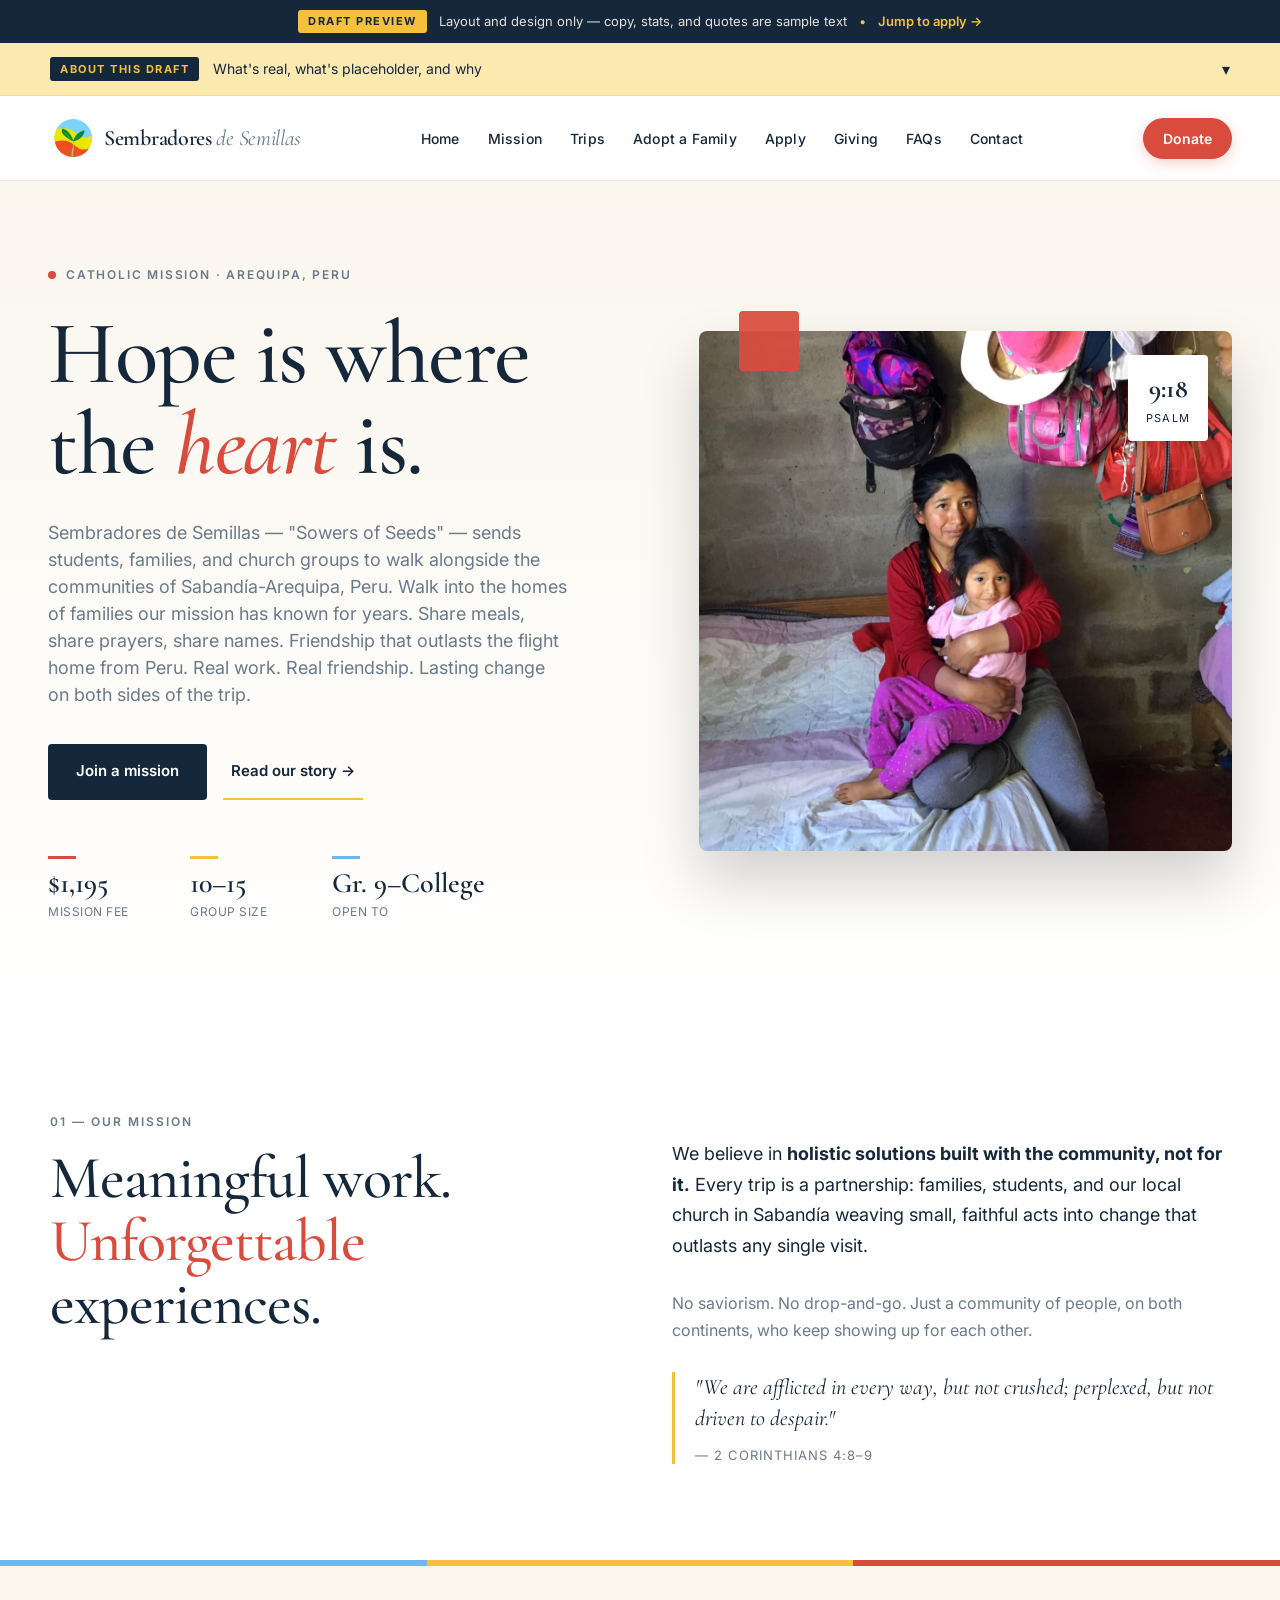
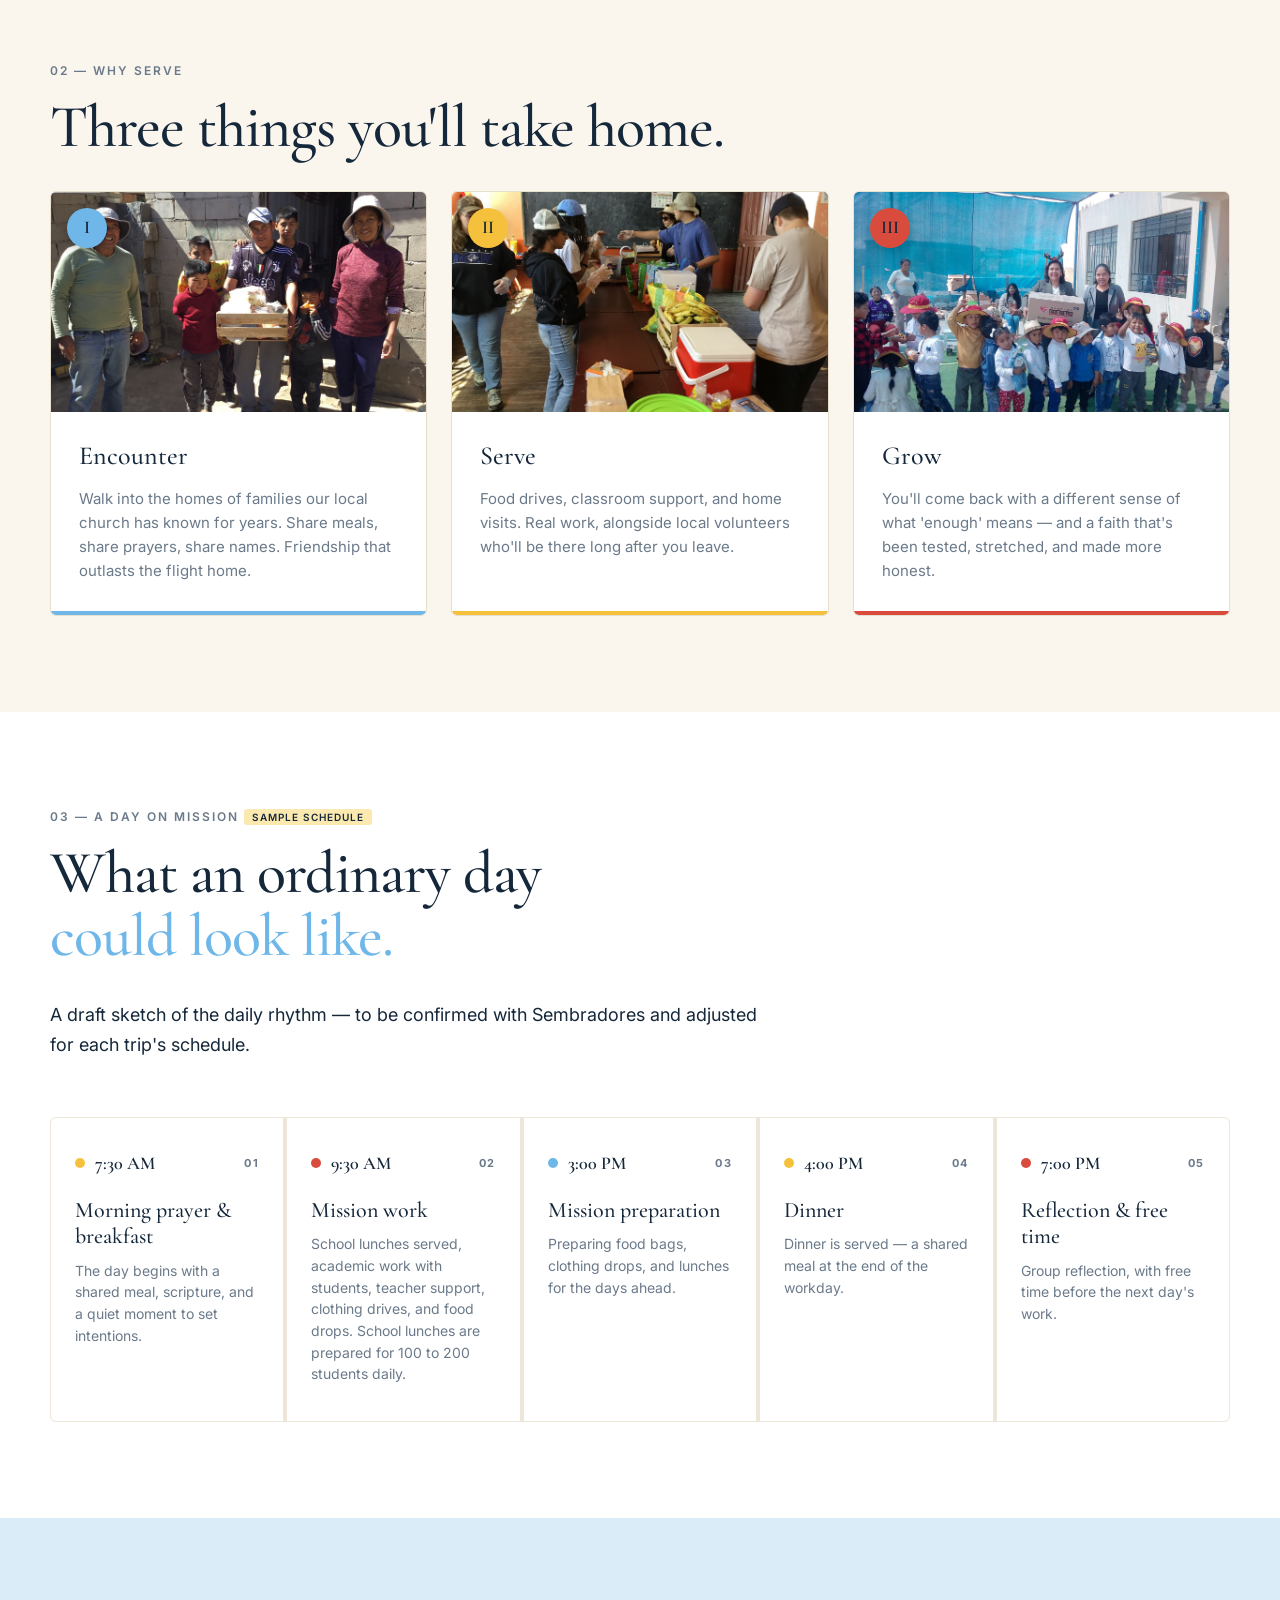
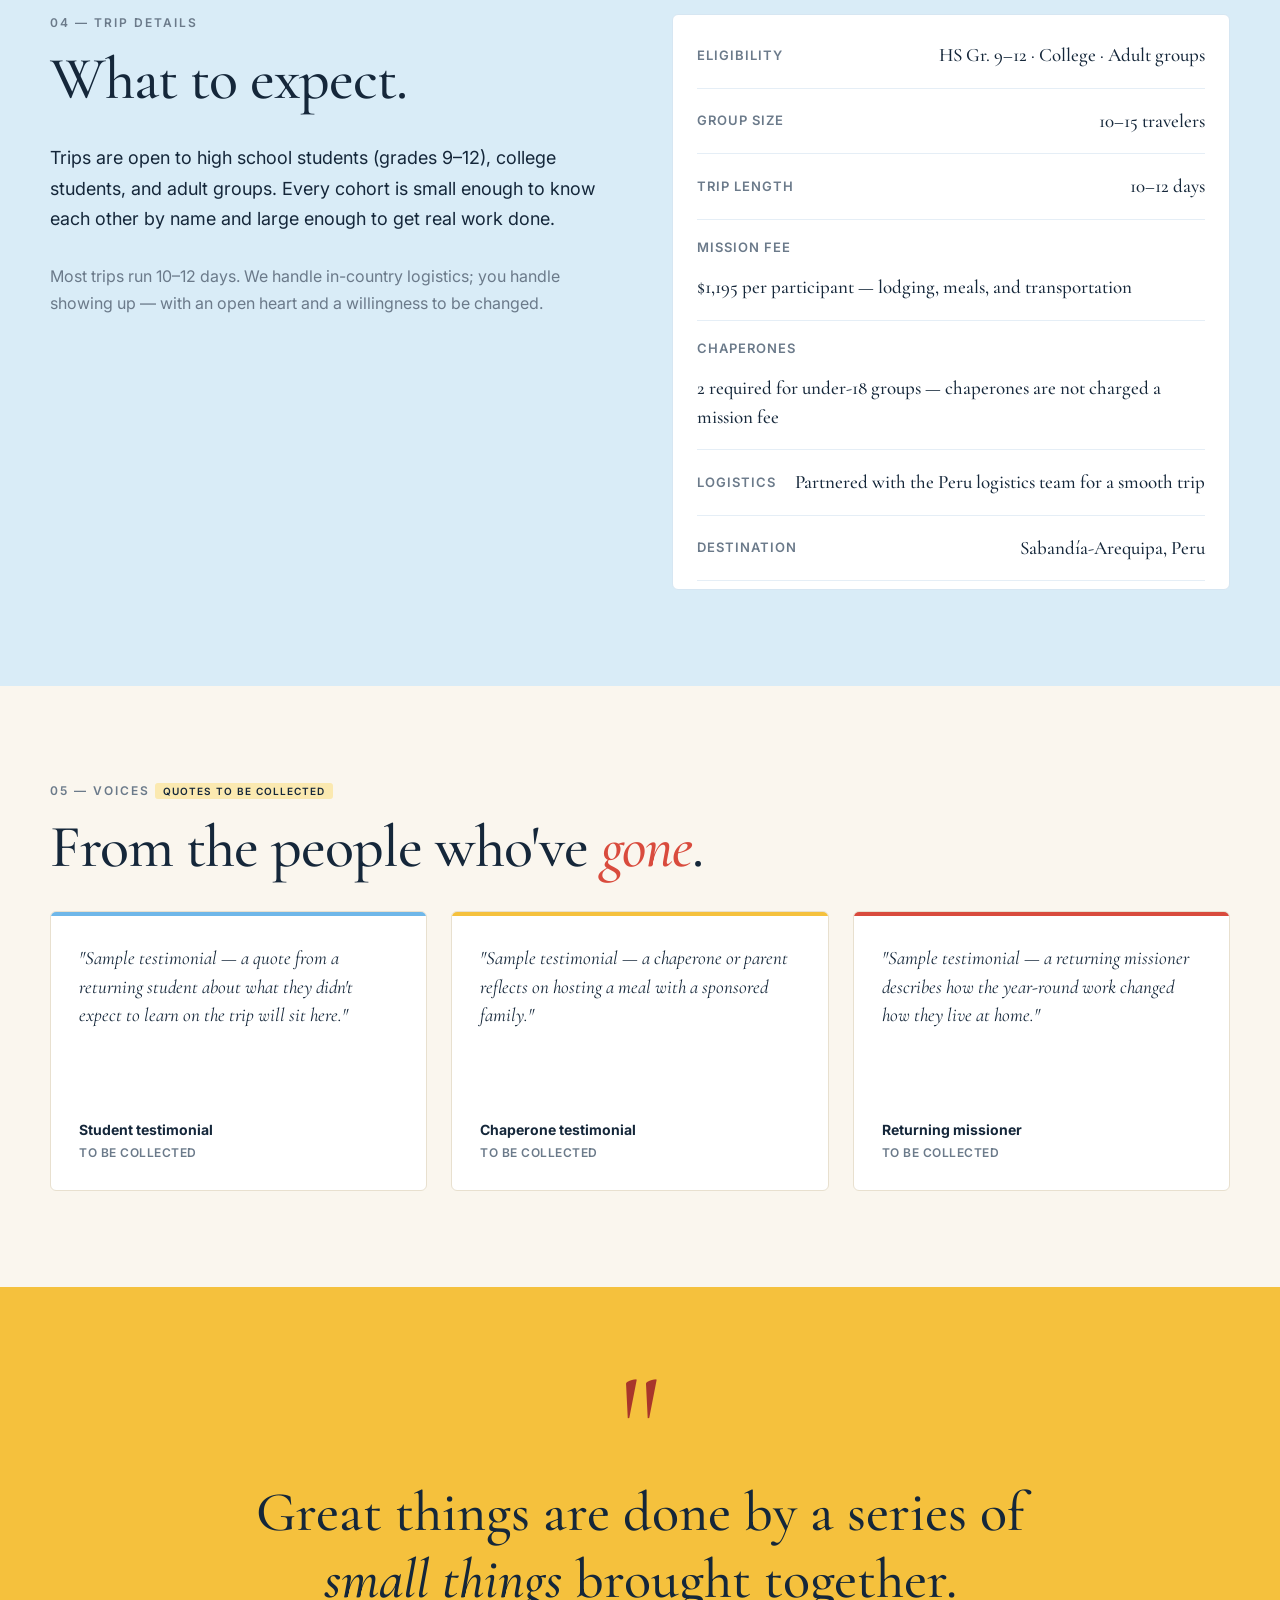
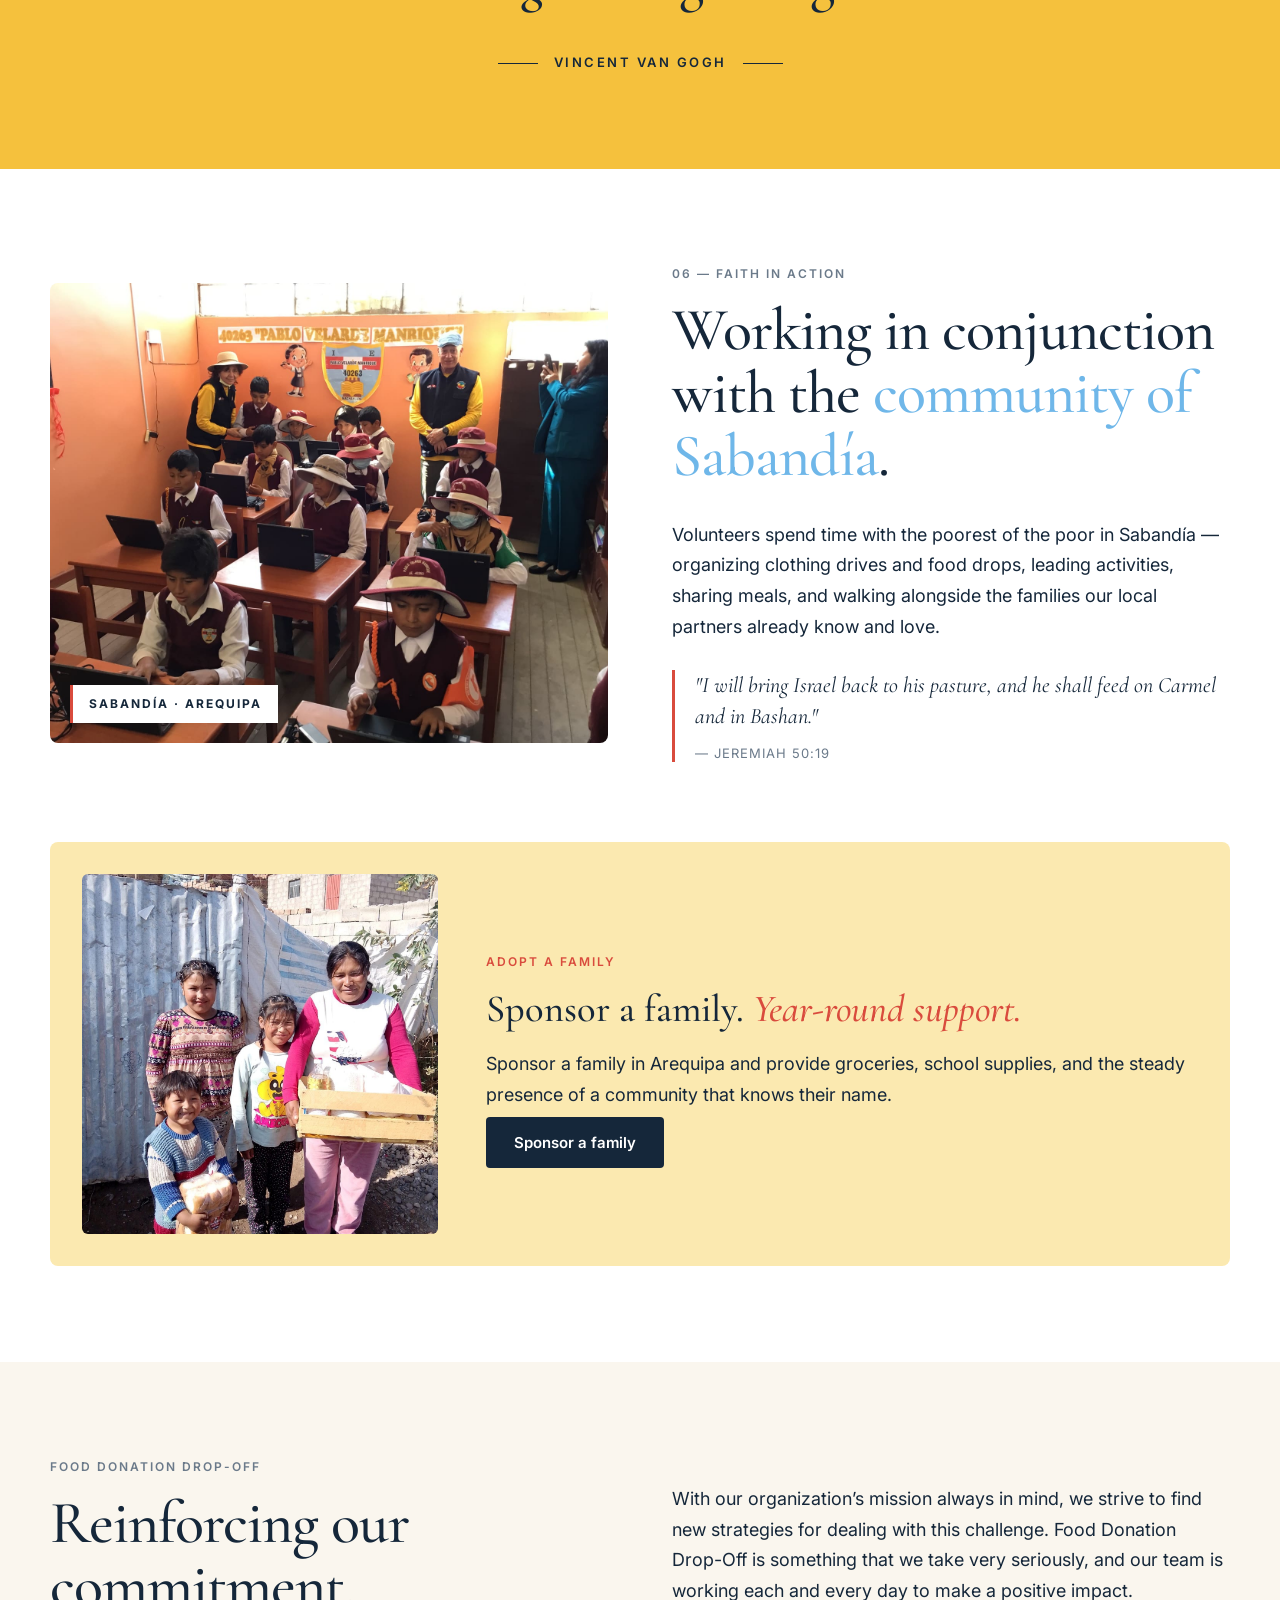
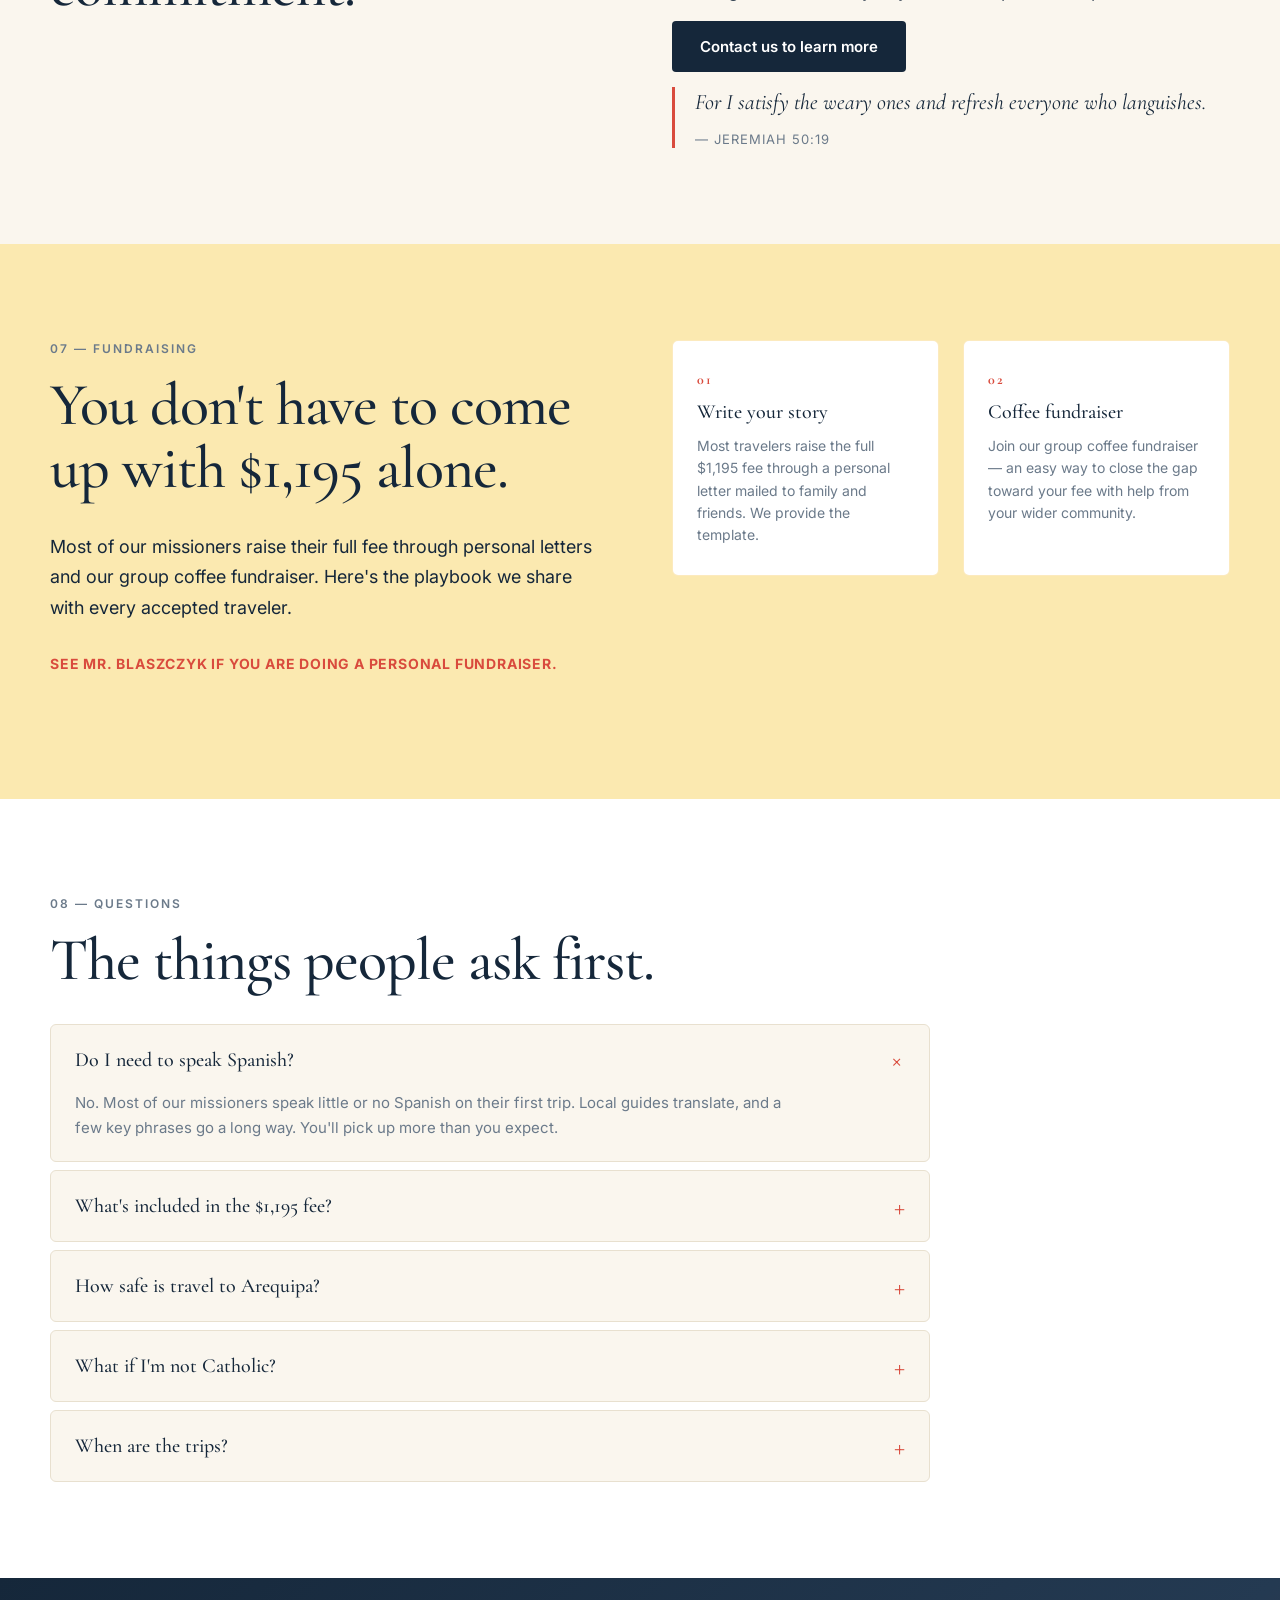
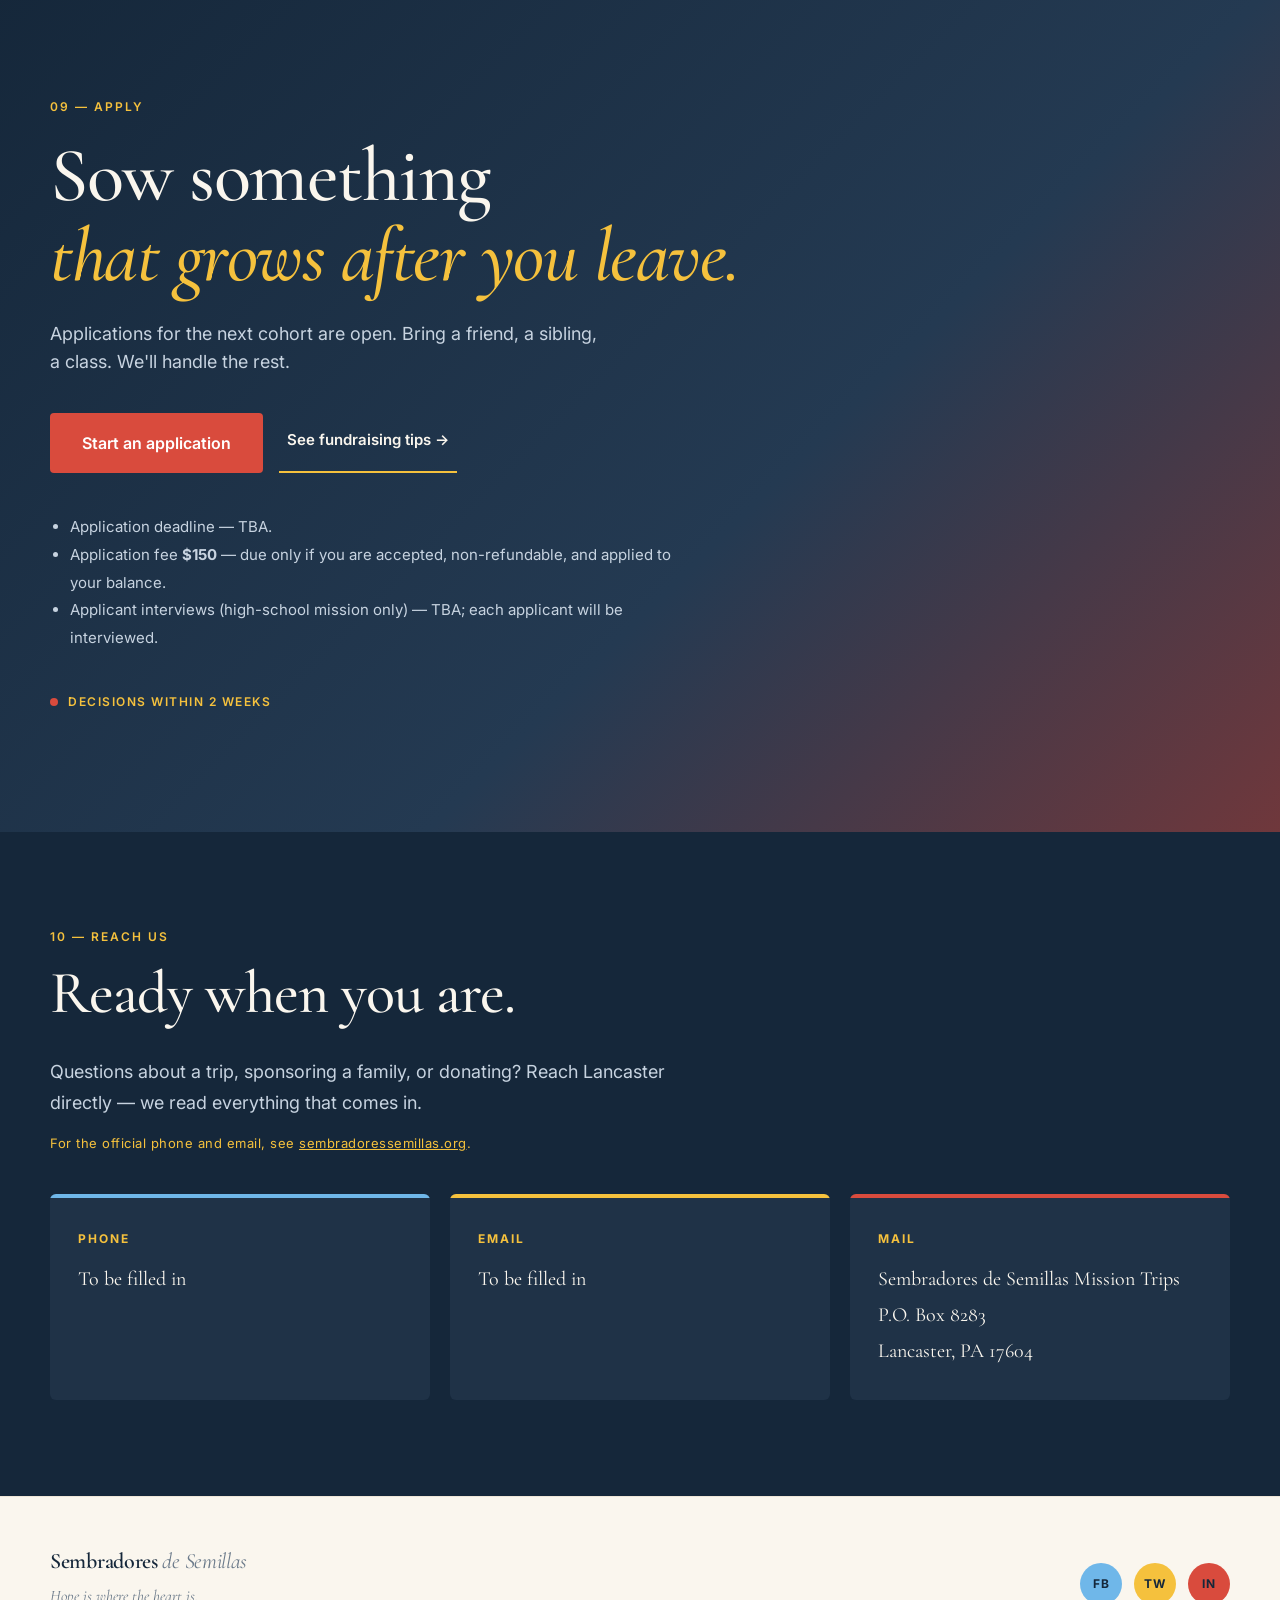
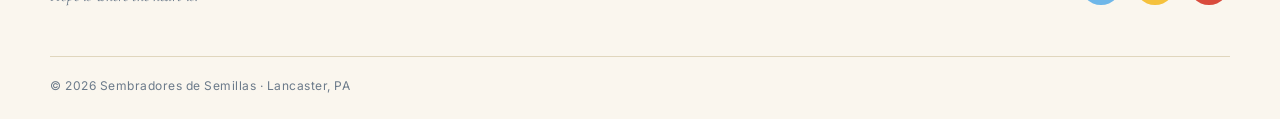
<file: index.html>
<!doctype html>
<html lang="en">
  <head>
    <meta charset="UTF-8" />
    <link rel="icon" type="image/png" href="./sprout.png" />
    <link rel="apple-touch-icon" href="./sprout.png" />
    <meta name="viewport" content="width=device-width, initial-scale=1.0" />
    <meta name="description" content="Design draft for Sembradores de Semillas — a Catholic mission to Sabandía-Arequipa, Peru. Student design exercise; not the official site." />
    <meta name="theme-color" content="#15273A" />
    <meta property="og:title" content="Sembradores de Semillas — Draft" />
    <meta property="og:description" content="A re-styled landing-page draft for the Sembradores de Semillas mission. Layout and design only — sample copy." />
    <meta property="og:type" content="website" />
    <meta property="og:image" content="https://tnguye-45.github.io/sembradores-draft/og-image.jpeg" />
    <meta property="og:url" content="https://tnguye-45.github.io/sembradores-draft/" />
    <meta name="twitter:card" content="summary_large_image" />
    <meta name="twitter:image" content="https://tnguye-45.github.io/sembradores-draft/og-image.jpeg" />

    <link rel="preconnect" href="https://fonts.googleapis.com" />
    <link rel="preconnect" href="https://fonts.gstatic.com" crossorigin />
    <link
      href="https://fonts.googleapis.com/css2?family=Cormorant+Garamond:ital,wght@0,400;0,500;0,600;0,700;1,400;1,500;1,600&family=Inter:wght@400;500;600;700&display=swap"
      rel="stylesheet"
    />

    <title>Sembradores de Semillas — Draft Preview</title>
    <script type="module" crossorigin src="./assets/index-wQQXHGRi.js"></script>
    <link rel="stylesheet" crossorigin href="./assets/index-1kJioBIz.css">
  </head>
  <body>
    <div id="root"></div>
  </body>
</html>
</file>
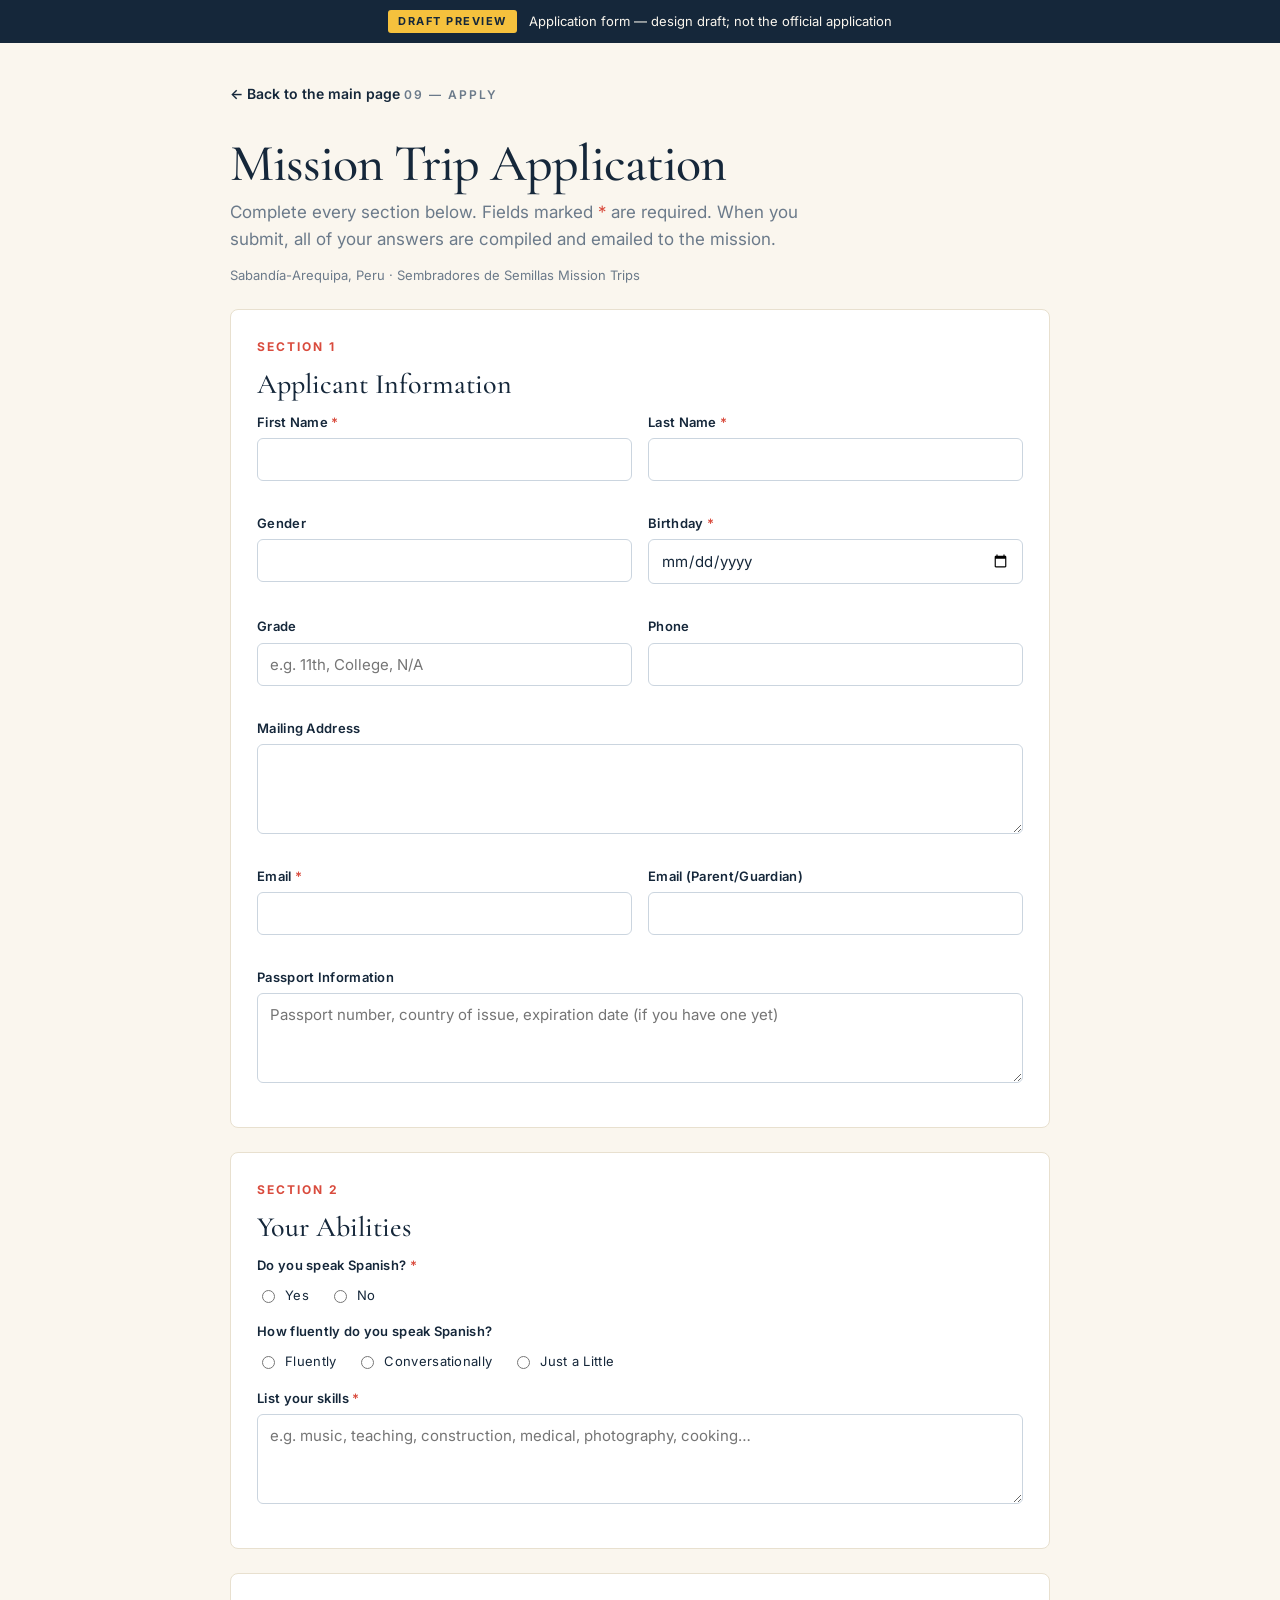
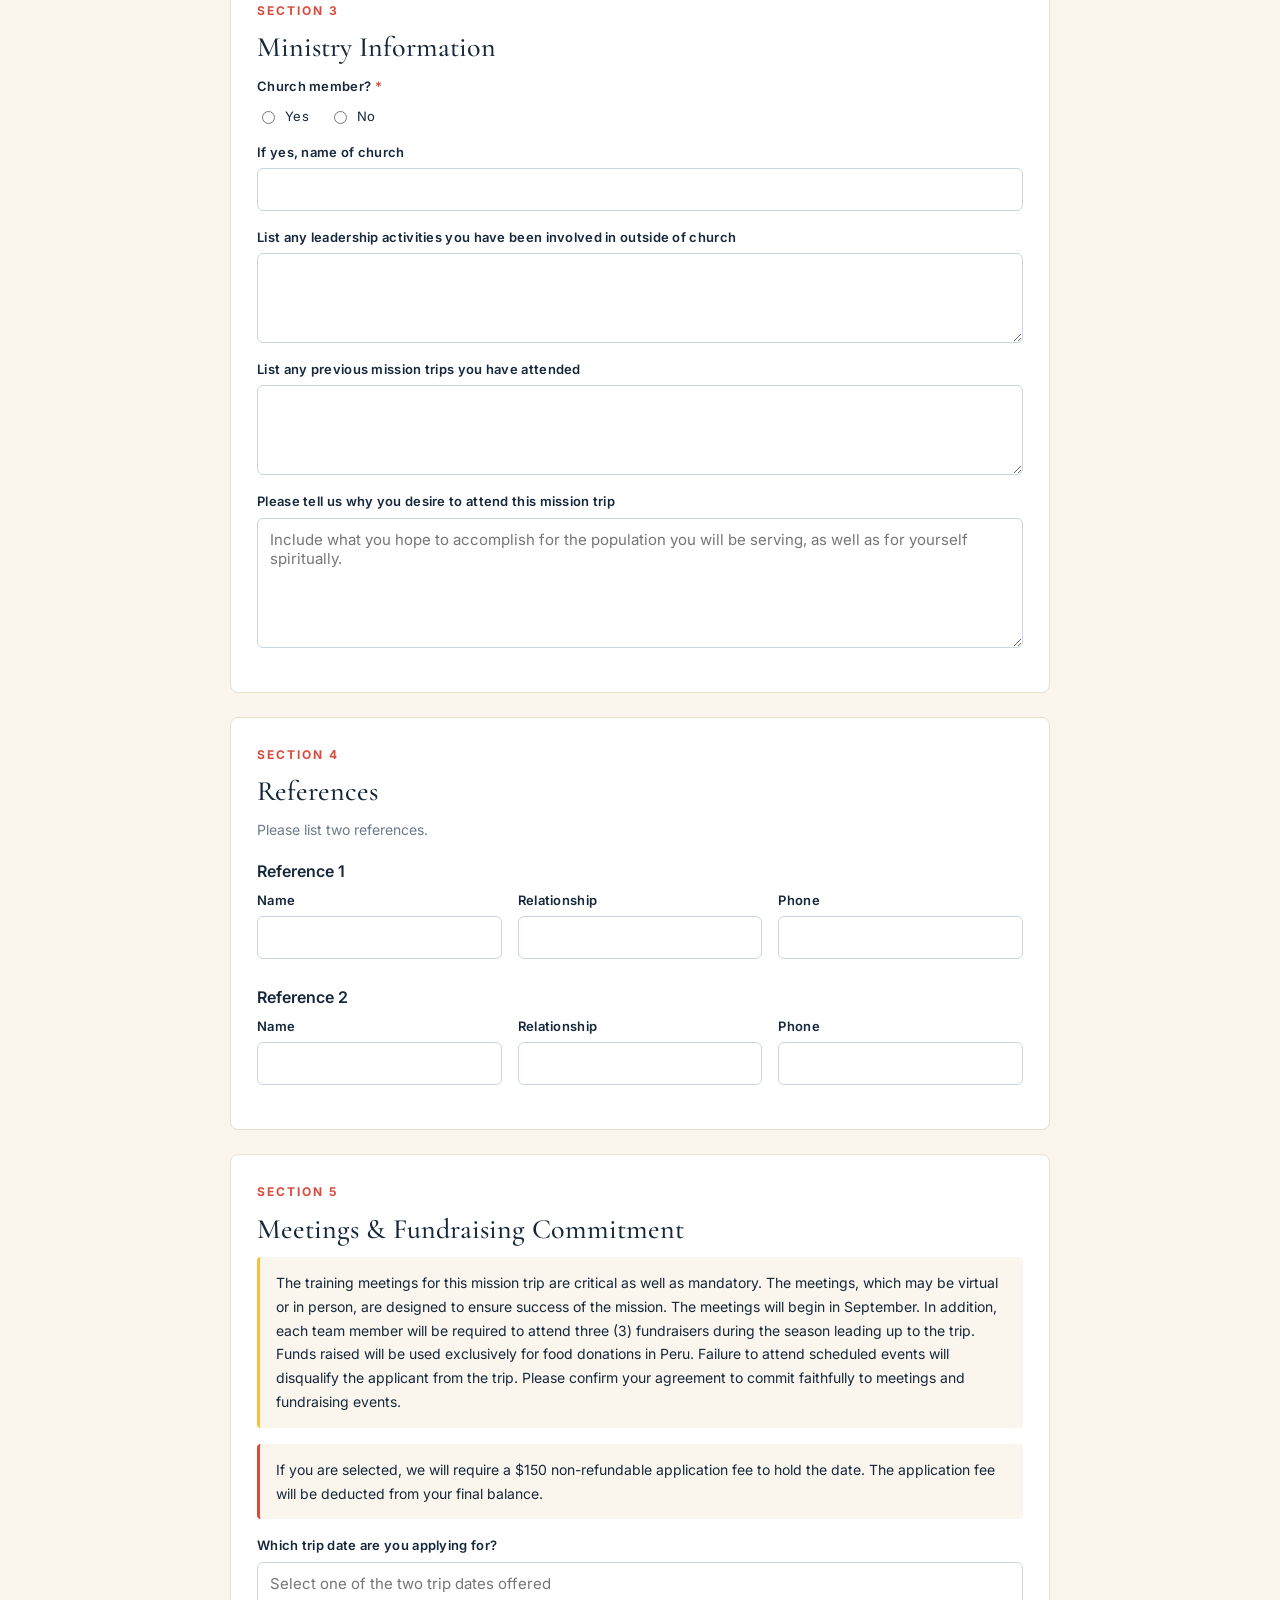
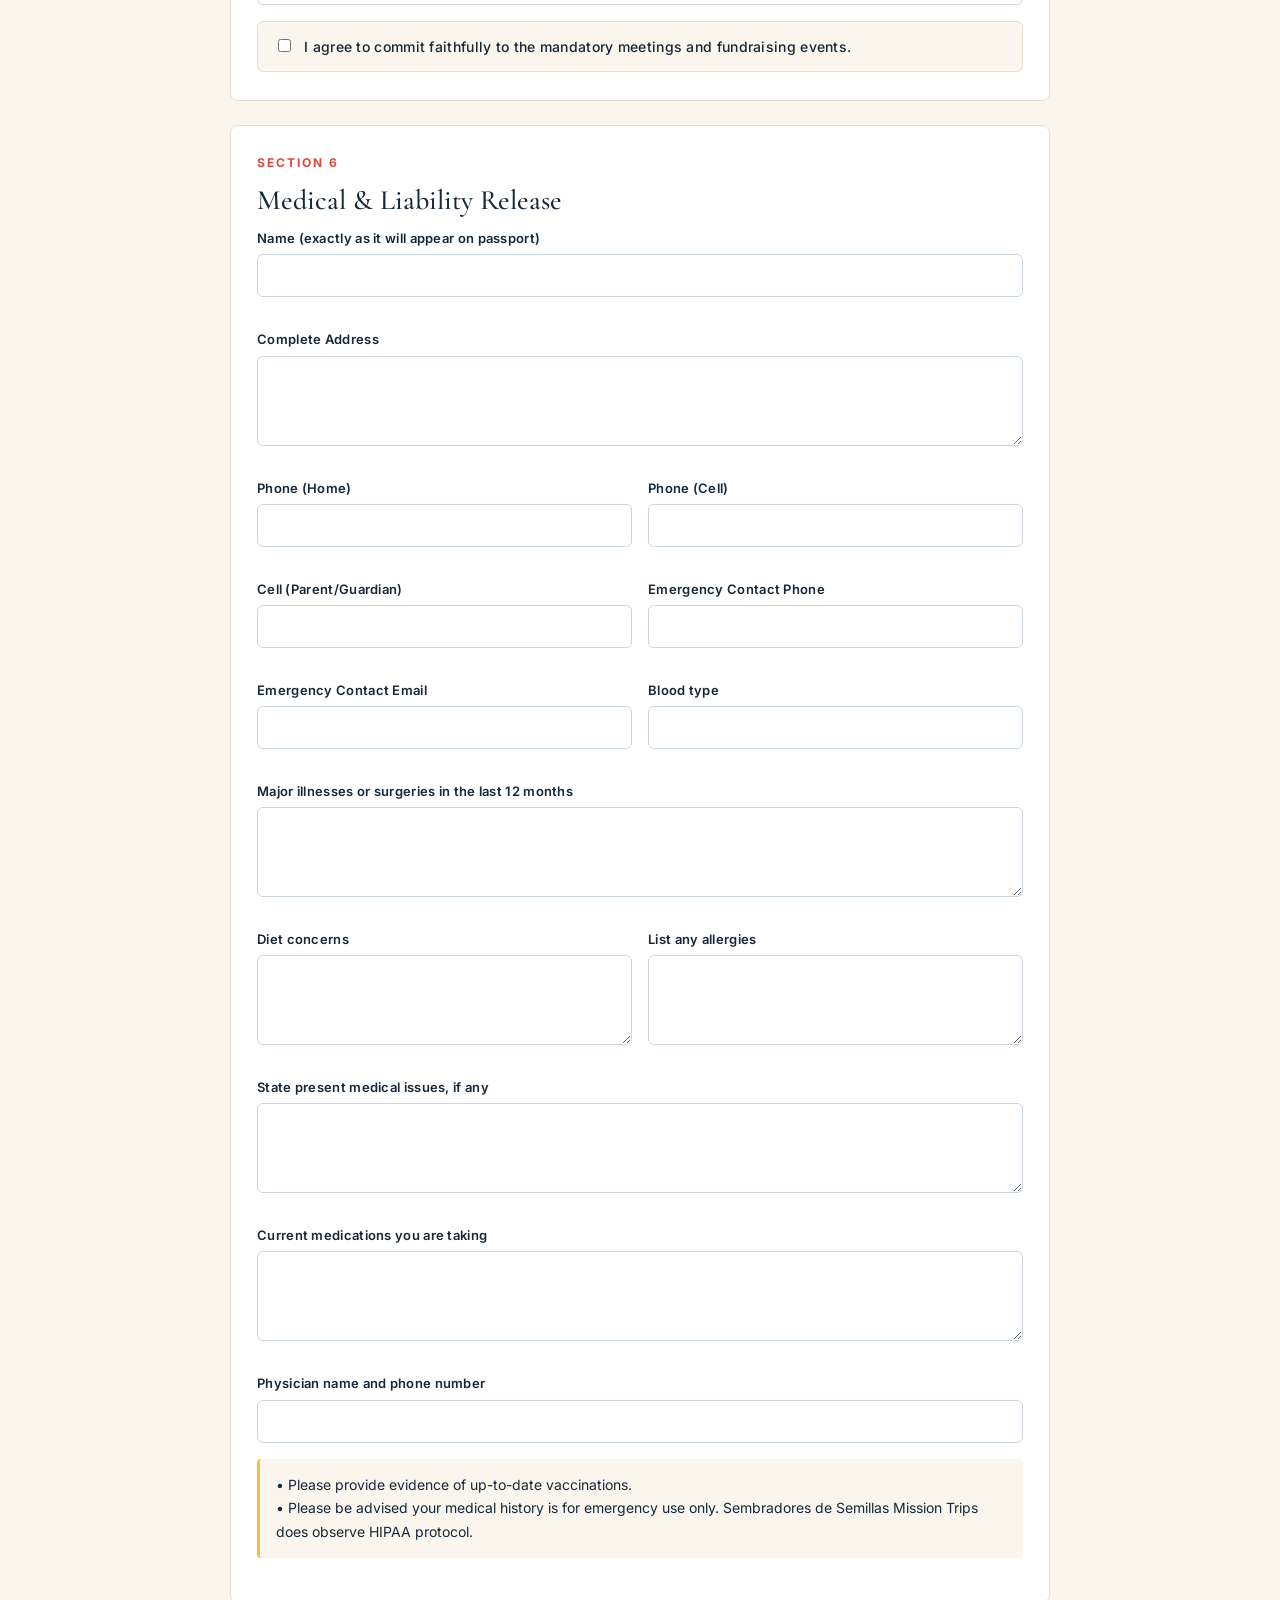
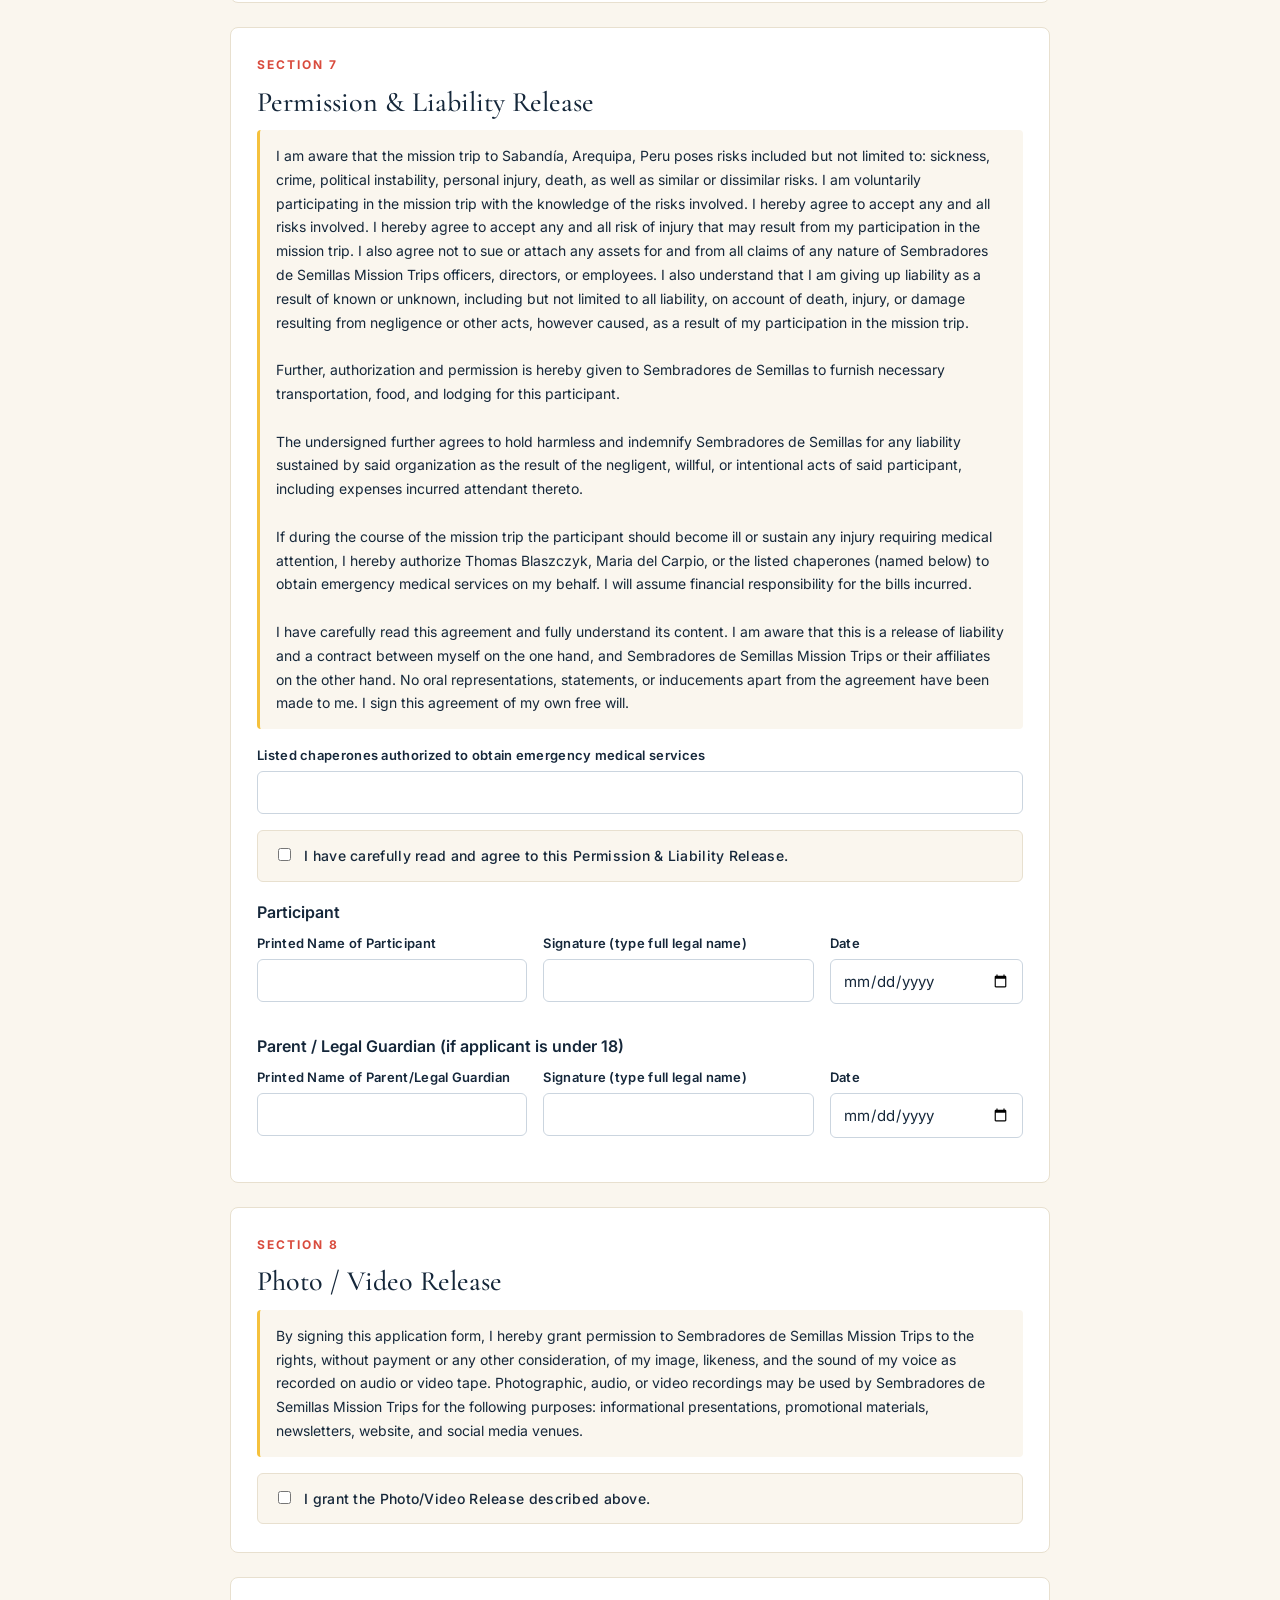
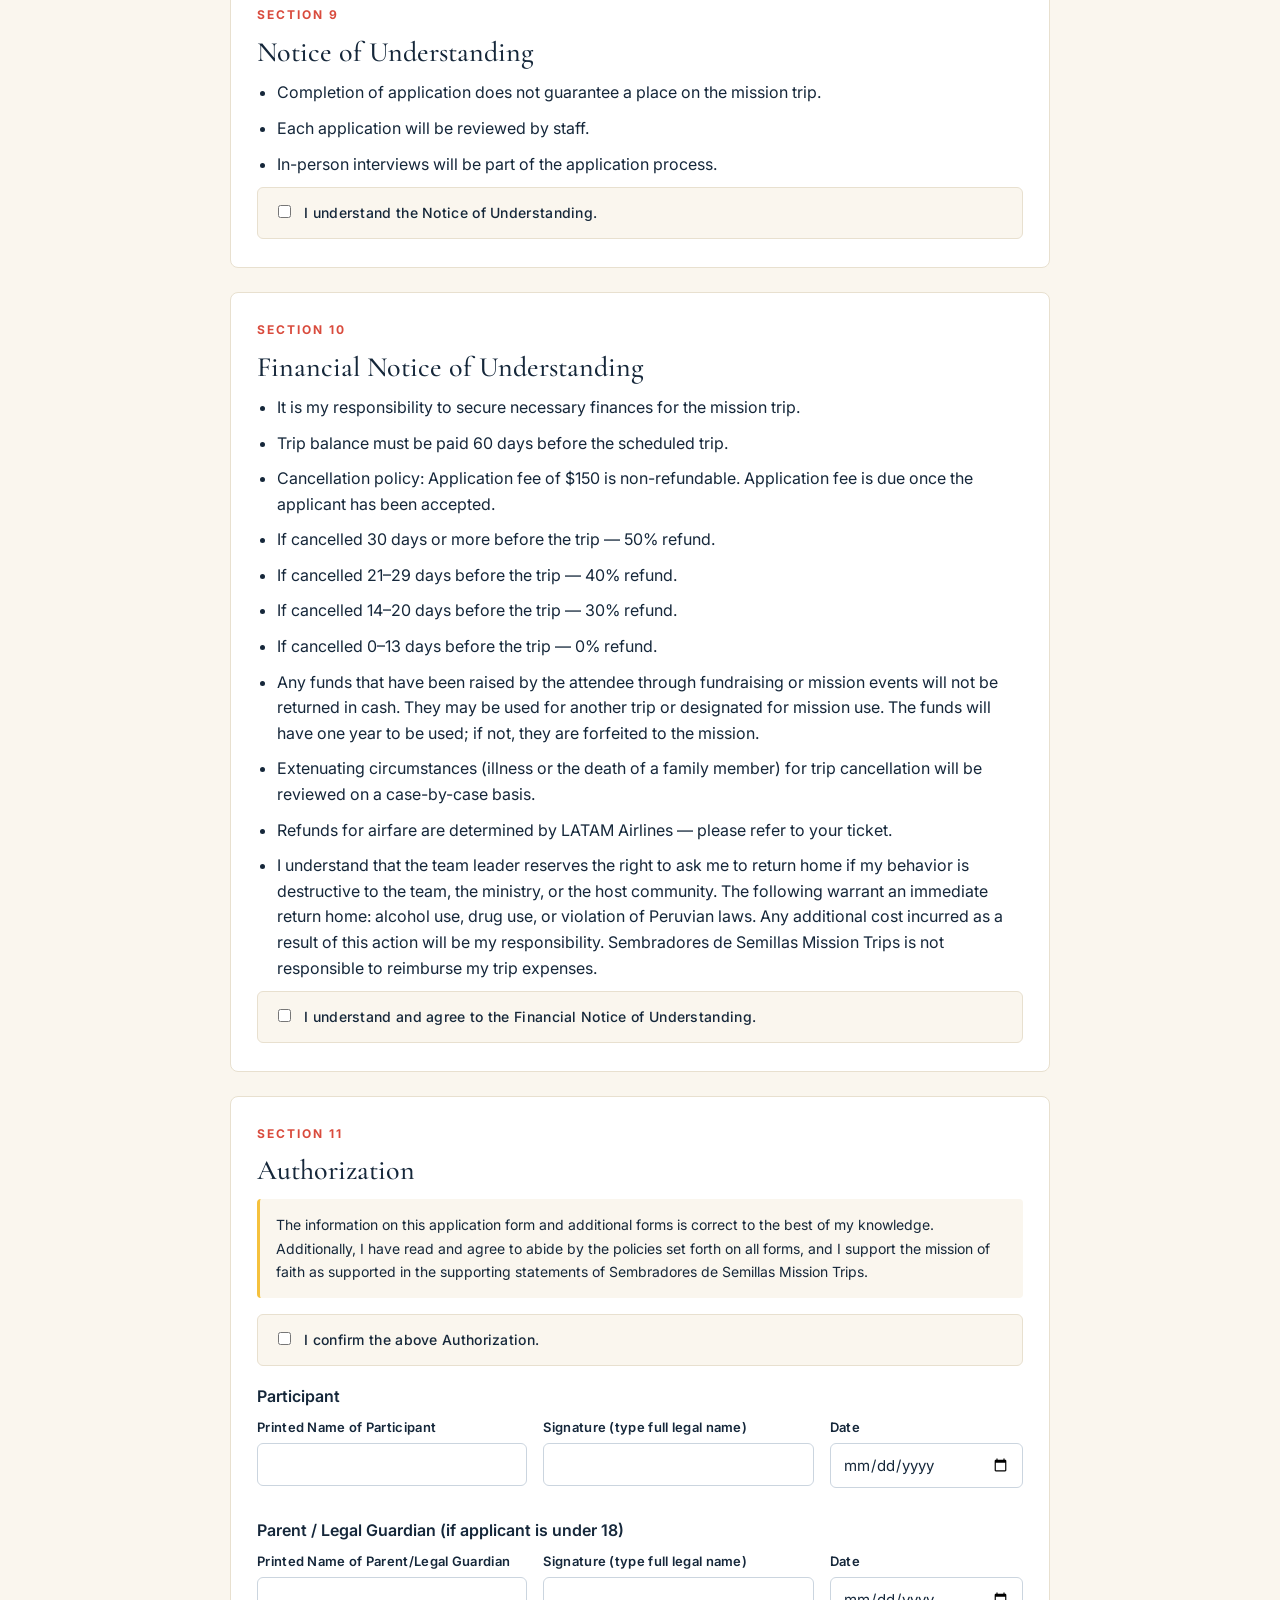
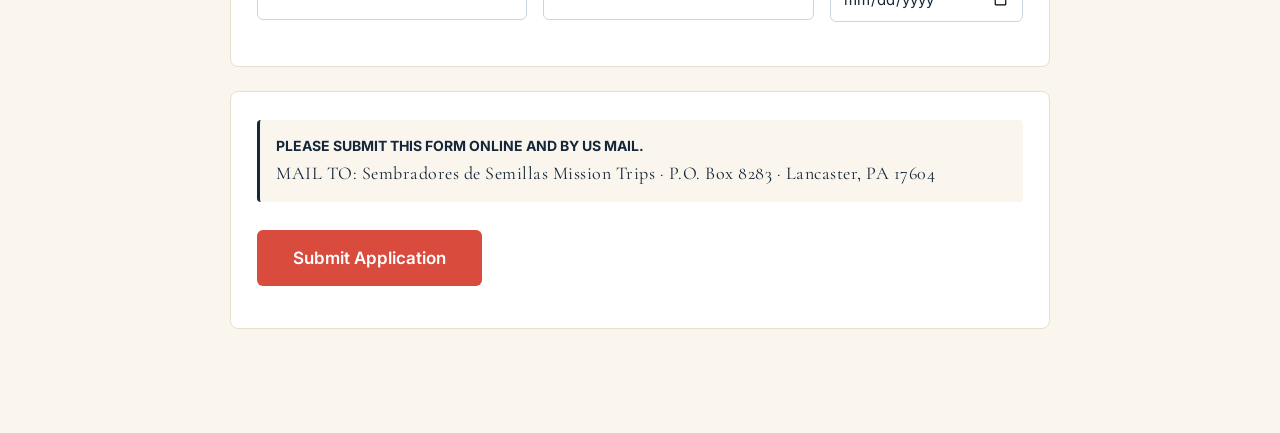
<file: apply.html>
<!doctype html>
<html lang="en">
  <head>
    <meta charset="UTF-8" />
    <link rel="icon" type="image/png" href="./sprout.png" />
    <meta name="viewport" content="width=device-width, initial-scale=1.0" />
    <meta name="robots" content="noindex" />
    <meta name="description" content="Mission trip application — Sembradores de Semillas Mission Trips." />
    <meta name="theme-color" content="#15273A" />
    <link rel="preconnect" href="https://fonts.googleapis.com" />
    <link rel="preconnect" href="https://fonts.gstatic.com" crossorigin />
    <link
      href="https://fonts.googleapis.com/css2?family=Cormorant+Garamond:ital,wght@0,400;0,500;0,600;0,700;1,400;1,500;1,600&family=Inter:wght@400;500;600;700&display=swap"
      rel="stylesheet"
    />
    <title>Apply — Sembradores de Semillas Mission Trips</title>
    <style>
      :root {
        --sky:#6FB7E9; --skySoft:#D9ECF7; --yellow:#F5C13D; --yellowSoft:#FBE9B0;
        --red:#D94B3D; --redDeep:#A8362B; --ink:#15273A; --cream:#FAF6EE;
        --paper:#FFFFFF; --muted:#6B7A8A;
        --serif:"Cormorant Garamond","Playfair Display",Georgia,serif;
        --sans:"Inter",-apple-system,BlinkMacSystemFont,"Segoe UI",Roboto,Arial,sans-serif;
      }
      * { box-sizing: border-box; }
      body { margin:0; background:var(--cream); color:var(--ink); font-family:var(--sans); line-height:1.55; -webkit-font-smoothing:antialiased; }
      a { color:var(--red); }
      .topbar { background:var(--ink); color:var(--cream); font-size:13px; padding:10px 24px; display:flex; justify-content:center; gap:12px; align-items:center; flex-wrap:wrap; }
      .topbar .badge { background:var(--yellow); color:var(--ink); padding:3px 10px; font-weight:700; letter-spacing:1.5px; font-size:11px; border-radius:3px; }
      .wrap { max-width:860px; margin:0 auto; padding:32px 20px 80px; }
      .back { display:inline-block; margin:8px 0 24px; color:var(--ink); text-decoration:none; font-weight:600; font-size:14px; }
      .back:hover { color:var(--red); }
      h1 { font-family:var(--serif); font-weight:500; font-size:clamp(34px,6vw,52px); letter-spacing:-1px; line-height:1.05; margin:8px 0 8px; }
      .sub { color:var(--muted); font-size:17px; max-width:620px; margin:0 0 8px; }
      .eyebrow { font-size:12px; letter-spacing:2px; text-transform:uppercase; color:var(--muted); font-weight:600; }
      section.card { background:var(--paper); border:1px solid #E8E0CF; border-radius:8px; padding:28px 26px; margin:24px 0; }
      section.card > h2 { font-family:var(--serif); font-weight:500; font-size:28px; margin:0 0 6px; }
      .sectnum { font-size:12px; letter-spacing:2px; text-transform:uppercase; color:var(--red); font-weight:700; display:block; margin-bottom:6px; }
      .hint { color:var(--muted); font-size:14px; margin:0 0 18px; }
      .legal { color:var(--ink); font-size:14px; line-height:1.7; background:var(--cream); border-left:3px solid var(--yellow); padding:14px 16px; border-radius:4px; margin:0 0 16px; }
      .legal.warn { border-left-color:var(--red); }
      .grid { display:grid; grid-template-columns:1fr 1fr; gap:16px; }
      .grid-3 { display:grid; grid-template-columns:1fr 1fr 1fr; gap:16px; }
      @media (max-width:680px){ .grid,.grid-3 { grid-template-columns:1fr; } }
      .field { display:flex; flex-direction:column; gap:6px; margin-bottom:16px; }
      .field.full { grid-column:1 / -1; }
      label { font-size:13px; font-weight:600; letter-spacing:.3px; }
      .req::after { content:" *"; color:var(--red); }
      input[type=text], input[type=email], input[type=tel], input[type=date], select, textarea {
        font-family:var(--sans); font-size:15px; color:var(--ink); background:#fff;
        border:1px solid #CBD5DF; border-radius:6px; padding:11px 12px; width:100%;
      }
      textarea { min-height:90px; resize:vertical; }
      input:focus, select:focus, textarea:focus { outline:none; border-color:var(--sky); box-shadow:0 0 0 3px var(--skySoft); }
      .choices { display:flex; gap:20px; flex-wrap:wrap; padding-top:4px; }
      .choices label { font-weight:400; display:inline-flex; align-items:center; gap:7px; cursor:pointer; }
      .check { display:flex; gap:10px; align-items:flex-start; background:var(--cream); border:1px solid #E8E0CF; border-radius:6px; padding:14px 16px; margin:8px 0 0; }
      .check input { margin-top:3px; }
      .check label { font-weight:500; font-size:14px; }
      .sig { display:grid; grid-template-columns:1.4fr 1.4fr 1fr; gap:16px; margin-top:8px; }
      @media (max-width:680px){ .sig { grid-template-columns:1fr; } }
      .sig .note { grid-column:1 / -1; font-size:12px; color:var(--muted); margin:-4px 0 0; }
      ul.bullets { margin:0 0 4px; padding-left:20px; }
      ul.bullets li { margin-bottom:10px; line-height:1.6; }
      .mailblock { font-family:var(--serif); font-size:18px; letter-spacing:.5px; }
      .submit { background:var(--red); color:#fff; border:none; border-radius:6px; font-size:17px; font-weight:600; padding:18px 36px; cursor:pointer; font-family:var(--sans); }
      .submit:hover { background:var(--redDeep); }
      .submitrow { margin-top:28px; }
      .status { margin-top:14px; font-size:14px; font-weight:600; }
      .req-note { font-size:13px; color:var(--muted); }
    </style>
  </head>
  <body>
    <div class="topbar">
      <span class="badge">DRAFT PREVIEW</span>
      <span>Application form — design draft; not the official application</span>
    </div>

    <div class="wrap">
      <a class="back" href="./index.html">← Back to the main page</a>
      <span class="eyebrow">09 — Apply</span>
      <h1>Mission Trip Application</h1>
      <p class="sub">Complete every section below. Fields marked <span style="color:var(--red)">*</span> are required. When you submit, all of your answers are compiled and emailed to the mission.</p>
      <p class="req-note">Sabandía-Arequipa, Peru · Sembradores de Semillas Mission Trips</p>

      <form id="application" novalidate>
        <!-- ============ APPLICANT INFORMATION ============ -->
        <section class="card">
          <span class="sectnum">Section 1</span>
          <h2>Applicant Information</h2>
          <div class="grid">
            <div class="field"><label class="req" for="firstName">First Name</label><input id="firstName" name="First Name" type="text" required></div>
            <div class="field"><label class="req" for="lastName">Last Name</label><input id="lastName" name="Last Name" type="text" required></div>
            <div class="field"><label for="gender">Gender</label><input id="gender" name="Gender" type="text"></div>
            <div class="field"><label class="req" for="birthday">Birthday</label><input id="birthday" name="Birthday" type="date" required></div>
            <div class="field"><label for="grade">Grade</label><input id="grade" name="Grade" type="text" placeholder="e.g. 11th, College, N/A"></div>
            <div class="field"><label for="phone">Phone</label><input id="phone" name="Phone" type="tel"></div>
            <div class="field full"><label for="address">Mailing Address</label><textarea id="address" name="Mailing Address"></textarea></div>
            <div class="field"><label class="req" for="email">Email</label><input id="email" name="Email" type="email" required></div>
            <div class="field"><label for="parentEmail">Email (Parent/Guardian)</label><input id="parentEmail" name="Email (Parent)" type="email"></div>
            <div class="field full"><label for="passport">Passport Information</label><textarea id="passport" name="Passport Information" placeholder="Passport number, country of issue, expiration date (if you have one yet)"></textarea></div>
          </div>
        </section>

        <!-- ============ YOUR ABILITIES ============ -->
        <section class="card">
          <span class="sectnum">Section 2</span>
          <h2>Your Abilities</h2>
          <div class="field">
            <label class="req">Do you speak Spanish?</label>
            <div class="choices">
              <label><input type="radio" name="Speaks Spanish" value="Yes" required> Yes</label>
              <label><input type="radio" name="Speaks Spanish" value="No"> No</label>
            </div>
          </div>
          <div class="field">
            <label>How fluently do you speak Spanish?</label>
            <div class="choices">
              <label><input type="radio" name="Spanish Fluency" value="Fluently"> Fluently</label>
              <label><input type="radio" name="Spanish Fluency" value="Conversationally"> Conversationally</label>
              <label><input type="radio" name="Spanish Fluency" value="Just a Little"> Just a Little</label>
            </div>
          </div>
          <div class="field"><label class="req" for="skills">List your skills</label><textarea id="skills" name="Skills" required placeholder="e.g. music, teaching, construction, medical, photography, cooking…"></textarea></div>
        </section>

        <!-- ============ MINISTRY INFORMATION ============ -->
        <section class="card">
          <span class="sectnum">Section 3</span>
          <h2>Ministry Information</h2>
          <div class="field">
            <label class="req">Church member?</label>
            <div class="choices">
              <label><input type="radio" name="Church Member" value="Yes" required> Yes</label>
              <label><input type="radio" name="Church Member" value="No"> No</label>
            </div>
          </div>
          <div class="field"><label for="churchName">If yes, name of church</label><input id="churchName" name="Church Name" type="text"></div>
          <div class="field"><label for="leadership">List any leadership activities you have been involved in outside of church</label><textarea id="leadership" name="Leadership Activities"></textarea></div>
          <div class="field"><label for="prevTrips">List any previous mission trips you have attended</label><textarea id="prevTrips" name="Previous Mission Trips"></textarea></div>
          <div class="field"><label for="why">Please tell us why you desire to attend this mission trip</label><textarea id="why" name="Why Attend" placeholder="Include what you hope to accomplish for the population you will be serving, as well as for yourself spiritually." style="min-height:130px"></textarea></div>
        </section>

        <!-- ============ REFERENCES ============ -->
        <section class="card">
          <span class="sectnum">Section 4</span>
          <h2>References</h2>
          <p class="hint">Please list two references.</p>
          <p style="font-weight:600;margin:0 0 6px">Reference 1</p>
          <div class="grid-3">
            <div class="field"><label for="ref1Name">Name</label><input id="ref1Name" name="Reference 1 Name" type="text"></div>
            <div class="field"><label for="ref1Rel">Relationship</label><input id="ref1Rel" name="Reference 1 Relationship" type="text"></div>
            <div class="field"><label for="ref1Phone">Phone</label><input id="ref1Phone" name="Reference 1 Phone" type="tel"></div>
          </div>
          <p style="font-weight:600;margin:10px 0 6px">Reference 2</p>
          <div class="grid-3">
            <div class="field"><label for="ref2Name">Name</label><input id="ref2Name" name="Reference 2 Name" type="text"></div>
            <div class="field"><label for="ref2Rel">Relationship</label><input id="ref2Rel" name="Reference 2 Relationship" type="text"></div>
            <div class="field"><label for="ref2Phone">Phone</label><input id="ref2Phone" name="Reference 2 Phone" type="tel"></div>
          </div>
        </section>

        <!-- ============ COMMITMENT ============ -->
        <section class="card">
          <span class="sectnum">Section 5</span>
          <h2>Meetings &amp; Fundraising Commitment</h2>
          <p class="legal">The training meetings for this mission trip are critical as well as mandatory. The meetings, which may be virtual or in person, are designed to ensure success of the mission. The meetings will begin in September. In addition, each team member will be required to attend three (3) fundraisers during the season leading up to the trip. Funds raised will be used exclusively for food donations in Peru. Failure to attend scheduled events will disqualify the applicant from the trip. Please confirm your agreement to commit faithfully to meetings and fundraising events.</p>
          <p class="legal warn">If you are selected, we will require a $150 non-refundable application fee to hold the date. The application fee will be deducted from your final balance.</p>
          <div class="field"><label for="tripDate">Which trip date are you applying for?</label><input id="tripDate" name="Requested Trip Date" type="text" placeholder="Select one of the two trip dates offered"></div>
          <div class="check"><input type="checkbox" id="commit" name="Commitment Agreement" value="I agree to commit faithfully to meetings and fundraising events" required><label for="commit">I agree to commit faithfully to the mandatory meetings and fundraising events.</label></div>
        </section>

        <!-- ============ MEDICAL & LIABILITY RELEASE ============ -->
        <section class="card">
          <span class="sectnum">Section 6</span>
          <h2>Medical &amp; Liability Release</h2>
          <div class="grid">
            <div class="field full"><label for="medName">Name (exactly as it will appear on passport)</label><input id="medName" name="Medical: Name on Passport" type="text"></div>
            <div class="field full"><label for="medAddr">Complete Address</label><textarea id="medAddr" name="Medical: Complete Address"></textarea></div>
            <div class="field"><label for="phoneHome">Phone (Home)</label><input id="phoneHome" name="Phone (Home)" type="tel"></div>
            <div class="field"><label for="phoneCell">Phone (Cell)</label><input id="phoneCell" name="Phone (Cell)" type="tel"></div>
            <div class="field"><label for="cellParent">Cell (Parent/Guardian)</label><input id="cellParent" name="Cell (Parent/Guardian)" type="tel"></div>
            <div class="field"><label for="emPhone">Emergency Contact Phone</label><input id="emPhone" name="Emergency Contact Phone" type="tel"></div>
            <div class="field"><label for="emEmail">Emergency Contact Email</label><input id="emEmail" name="Emergency Contact Email" type="email"></div>
            <div class="field"><label for="bloodType">Blood type</label><input id="bloodType" name="Blood Type" type="text"></div>
            <div class="field full"><label for="illness">Major illnesses or surgeries in the last 12 months</label><textarea id="illness" name="Illnesses/Surgeries (12 mo)"></textarea></div>
            <div class="field"><label for="diet">Diet concerns</label><textarea id="diet" name="Diet Concerns"></textarea></div>
            <div class="field"><label for="allergies">List any allergies</label><textarea id="allergies" name="Allergies"></textarea></div>
            <div class="field full"><label for="medIssues">State present medical issues, if any</label><textarea id="medIssues" name="Present Medical Issues"></textarea></div>
            <div class="field full"><label for="meds">Current medications you are taking</label><textarea id="meds" name="Current Medications"></textarea></div>
            <div class="field full"><label for="physician">Physician name and phone number</label><input id="physician" name="Physician Name & Phone" type="text"></div>
          </div>
          <p class="legal">• Please provide evidence of up-to-date vaccinations.<br>• Please be advised your medical history is for emergency use only. Sembradores de Semillas Mission Trips does observe HIPAA protocol.</p>
        </section>

        <!-- ============ PERMISSION & LIABILITY RELEASE ============ -->
        <section class="card">
          <span class="sectnum">Section 7</span>
          <h2>Permission &amp; Liability Release</h2>
          <p class="legal">I am aware that the mission trip to Sabandía, Arequipa, Peru poses risks included but not limited to: sickness, crime, political instability, personal injury, death, as well as similar or dissimilar risks. I am voluntarily participating in the mission trip with the knowledge of the risks involved. I hereby agree to accept any and all risks involved. I hereby agree to accept any and all risk of injury that may result from my participation in the mission trip. I also agree not to sue or attach any assets for and from all claims of any nature of Sembradores de Semillas Mission Trips officers, directors, or employees. I also understand that I am giving up liability as a result of known or unknown, including but not limited to all liability, on account of death, injury, or damage resulting from negligence or other acts, however caused, as a result of my participation in the mission trip.
          <br><br>Further, authorization and permission is hereby given to Sembradores de Semillas to furnish necessary transportation, food, and lodging for this participant.
          <br><br>The undersigned further agrees to hold harmless and indemnify Sembradores de Semillas for any liability sustained by said organization as the result of the negligent, willful, or intentional acts of said participant, including expenses incurred attendant thereto.
          <br><br>If during the course of the mission trip the participant should become ill or sustain any injury requiring medical attention, I hereby authorize Thomas Blaszczyk, Maria del Carpio, or the listed chaperones (named below) to obtain emergency medical services on my behalf. I will assume financial responsibility for the bills incurred.
          <br><br>I have carefully read this agreement and fully understand its content. I am aware that this is a release of liability and a contract between myself on the one hand, and Sembradores de Semillas Mission Trips or their affiliates on the other hand. No oral representations, statements, or inducements apart from the agreement have been made to me. I sign this agreement of my own free will.</p>
          <div class="field"><label for="chaperones">Listed chaperones authorized to obtain emergency medical services</label><input id="chaperones" name="Authorized Chaperones" type="text"></div>
          <div class="check"><input type="checkbox" id="permAgree" name="Permission/Liability Agreement" value="I have read and agree to the Permission & Liability Release" required><label for="permAgree">I have carefully read and agree to this Permission &amp; Liability Release.</label></div>
          <p style="font-weight:600;margin:18px 0 6px">Participant</p>
          <div class="sig">
            <div class="field"><label for="permPName">Printed Name of Participant</label><input id="permPName" name="Permission: Participant Printed Name" type="text"></div>
            <div class="field"><label for="permPSig">Signature (type full legal name)</label><input id="permPSig" name="Permission: Participant Signature" type="text"></div>
            <div class="field"><label for="permPDate">Date</label><input id="permPDate" name="Permission: Participant Date" type="date"></div>
          </div>
          <p style="font-weight:600;margin:14px 0 6px">Parent / Legal Guardian (if applicant is under 18)</p>
          <div class="sig">
            <div class="field"><label for="permGName">Printed Name of Parent/Legal Guardian</label><input id="permGName" name="Permission: Guardian Printed Name" type="text"></div>
            <div class="field"><label for="permGSig">Signature (type full legal name)</label><input id="permGSig" name="Permission: Guardian Signature" type="text"></div>
            <div class="field"><label for="permGDate">Date</label><input id="permGDate" name="Permission: Guardian Date" type="date"></div>
          </div>
        </section>

        <!-- ============ PHOTO / VIDEO RELEASE ============ -->
        <section class="card">
          <span class="sectnum">Section 8</span>
          <h2>Photo / Video Release</h2>
          <p class="legal">By signing this application form, I hereby grant permission to Sembradores de Semillas Mission Trips to the rights, without payment or any other consideration, of my image, likeness, and the sound of my voice as recorded on audio or video tape. Photographic, audio, or video recordings may be used by Sembradores de Semillas Mission Trips for the following purposes: informational presentations, promotional materials, newsletters, website, and social media venues.</p>
          <div class="check"><input type="checkbox" id="photoAgree" name="Photo/Video Release" value="I grant the Photo/Video Release"><label for="photoAgree">I grant the Photo/Video Release described above.</label></div>
        </section>

        <!-- ============ NOTICE OF UNDERSTANDING ============ -->
        <section class="card">
          <span class="sectnum">Section 9</span>
          <h2>Notice of Understanding</h2>
          <ul class="bullets">
            <li>Completion of application does not guarantee a place on the mission trip.</li>
            <li>Each application will be reviewed by staff.</li>
            <li>In-person interviews will be part of the application process.</li>
          </ul>
          <div class="check"><input type="checkbox" id="noticeAgree" name="Notice of Understanding" value="I understand the Notice of Understanding" required><label for="noticeAgree">I understand the Notice of Understanding.</label></div>
        </section>

        <!-- ============ FINANCIAL NOTICE OF UNDERSTANDING ============ -->
        <section class="card">
          <span class="sectnum">Section 10</span>
          <h2>Financial Notice of Understanding</h2>
          <ul class="bullets">
            <li>It is my responsibility to secure necessary finances for the mission trip.</li>
            <li>Trip balance must be paid 60 days before the scheduled trip.</li>
            <li>Cancellation policy: Application fee of $150 is non-refundable. Application fee is due once the applicant has been accepted.</li>
            <li>If cancelled 30 days or more before the trip — 50% refund.</li>
            <li>If cancelled 21–29 days before the trip — 40% refund.</li>
            <li>If cancelled 14–20 days before the trip — 30% refund.</li>
            <li>If cancelled 0–13 days before the trip — 0% refund.</li>
            <li>Any funds that have been raised by the attendee through fundraising or mission events will not be returned in cash. They may be used for another trip or designated for mission use. The funds will have one year to be used; if not, they are forfeited to the mission.</li>
            <li>Extenuating circumstances (illness or the death of a family member) for trip cancellation will be reviewed on a case-by-case basis.</li>
            <li>Refunds for airfare are determined by LATAM Airlines — please refer to your ticket.</li>
            <li>I understand that the team leader reserves the right to ask me to return home if my behavior is destructive to the team, the ministry, or the host community. The following warrant an immediate return home: alcohol use, drug use, or violation of Peruvian laws. Any additional cost incurred as a result of this action will be my responsibility. Sembradores de Semillas Mission Trips is not responsible to reimburse my trip expenses.</li>
          </ul>
          <div class="check"><input type="checkbox" id="finAgree" name="Financial Notice of Understanding" value="I understand and agree to the Financial Notice of Understanding" required><label for="finAgree">I understand and agree to the Financial Notice of Understanding.</label></div>
        </section>

        <!-- ============ AUTHORIZATION ============ -->
        <section class="card">
          <span class="sectnum">Section 11</span>
          <h2>Authorization</h2>
          <p class="legal">The information on this application form and additional forms is correct to the best of my knowledge. Additionally, I have read and agree to abide by the policies set forth on all forms, and I support the mission of faith as supported in the supporting statements of Sembradores de Semillas Mission Trips.</p>
          <div class="check"><input type="checkbox" id="authAgree" name="Authorization Agreement" value="I authorize and agree" required><label for="authAgree">I confirm the above Authorization.</label></div>
          <p style="font-weight:600;margin:18px 0 6px">Participant</p>
          <div class="sig">
            <div class="field"><label for="authPName">Printed Name of Participant</label><input id="authPName" name="Authorization: Participant Printed Name" type="text"></div>
            <div class="field"><label for="authPSig">Signature (type full legal name)</label><input id="authPSig" name="Authorization: Participant Signature" type="text"></div>
            <div class="field"><label for="authPDate">Date</label><input id="authPDate" name="Authorization: Participant Date" type="date"></div>
          </div>
          <p style="font-weight:600;margin:14px 0 6px">Parent / Legal Guardian (if applicant is under 18)</p>
          <div class="sig">
            <div class="field"><label for="authGName">Printed Name of Parent/Legal Guardian</label><input id="authGName" name="Authorization: Guardian Printed Name" type="text"></div>
            <div class="field"><label for="authGSig">Signature (type full legal name)</label><input id="authGSig" name="Authorization: Guardian Signature" type="text"></div>
            <div class="field"><label for="authGDate">Date</label><input id="authGDate" name="Authorization: Guardian Date" type="date"></div>
          </div>
        </section>

        <!-- ============ SUBMIT ============ -->
        <section class="card">
          <p class="legal" style="border-left-color:var(--ink)"><strong>PLEASE SUBMIT THIS FORM ONLINE AND BY US MAIL.</strong><br>
          <span class="mailblock">MAIL TO: Sembradores de Semillas Mission Trips · P.O. Box 8283 · Lancaster, PA 17604</span></p>
          <div class="submitrow">
            <button type="submit" class="submit">Submit Application</button>
            <p id="status" class="status" role="status" aria-live="polite"></p>
          </div>
        </section>
      </form>
    </div>

    <script>
      // ====== EMAIL CONFIG ======================================================
      // To have submissions emailed DIRECTLY (recommended), create a free endpoint
      // at https://formspree.io (or getform.io) and paste the URL below.
      // Leave it blank to use the mailto: fallback (opens the applicant's email app).
      var FORMSPREE_ENDPOINT = ""; // e.g. "https://formspree.io/f/abcdwxyz"
      var FALLBACK_EMAIL = "applications@sembradoressemillas.org"; // <-- set the real recipient
      // =========================================================================

      var form = document.getElementById("application");
      var status = document.getElementById("status");

      if (FORMSPREE_ENDPOINT) {
        // Real email delivery via form service: native POST.
        form.setAttribute("action", FORMSPREE_ENDPOINT);
        form.setAttribute("method", "POST");
        var subj = document.createElement("input");
        subj.type = "hidden"; subj.name = "_subject";
        subj.value = "New Mission Trip Application";
        form.appendChild(subj);
      } else {
        // mailto fallback: assemble all answers into an email body.
        form.addEventListener("submit", function (e) {
          e.preventDefault();
          if (!form.reportValidity()) return;
          var lines = [];
          var seenRadioGroups = {};
          var els = form.querySelectorAll("input, textarea, select");
          els.forEach(function (el) {
            if (!el.name) return;
            if ((el.type === "radio" || el.type === "checkbox")) {
              if (!el.checked) return;
            }
            var val = el.value && el.value.trim();
            if (!val) return;
            lines.push(el.name + ": " + val);
          });
          var body =
            "MISSION TRIP APPLICATION\nSembradores de Semillas Mission Trips\n" +
            "Sabandia-Arequipa, Peru\n\n" + lines.join("\n");
          var href =
            "mailto:" + encodeURIComponent(FALLBACK_EMAIL) +
            "?subject=" + encodeURIComponent("New Mission Trip Application") +
            "&body=" + encodeURIComponent(body);
          window.location.href = href;
          status.textContent =
            "Your email app should open with your application pre-filled. Please press Send, and also mail a printed copy as noted above.";
          status.style.color = "#A8362B";
        });
      }
    </script>
  </body>
</html>
</file>
<file: assets/index-1kJioBIz.css>
*{box-sizing:border-box}html,body{margin:0;padding:0}body{background:#fff}
</file>
